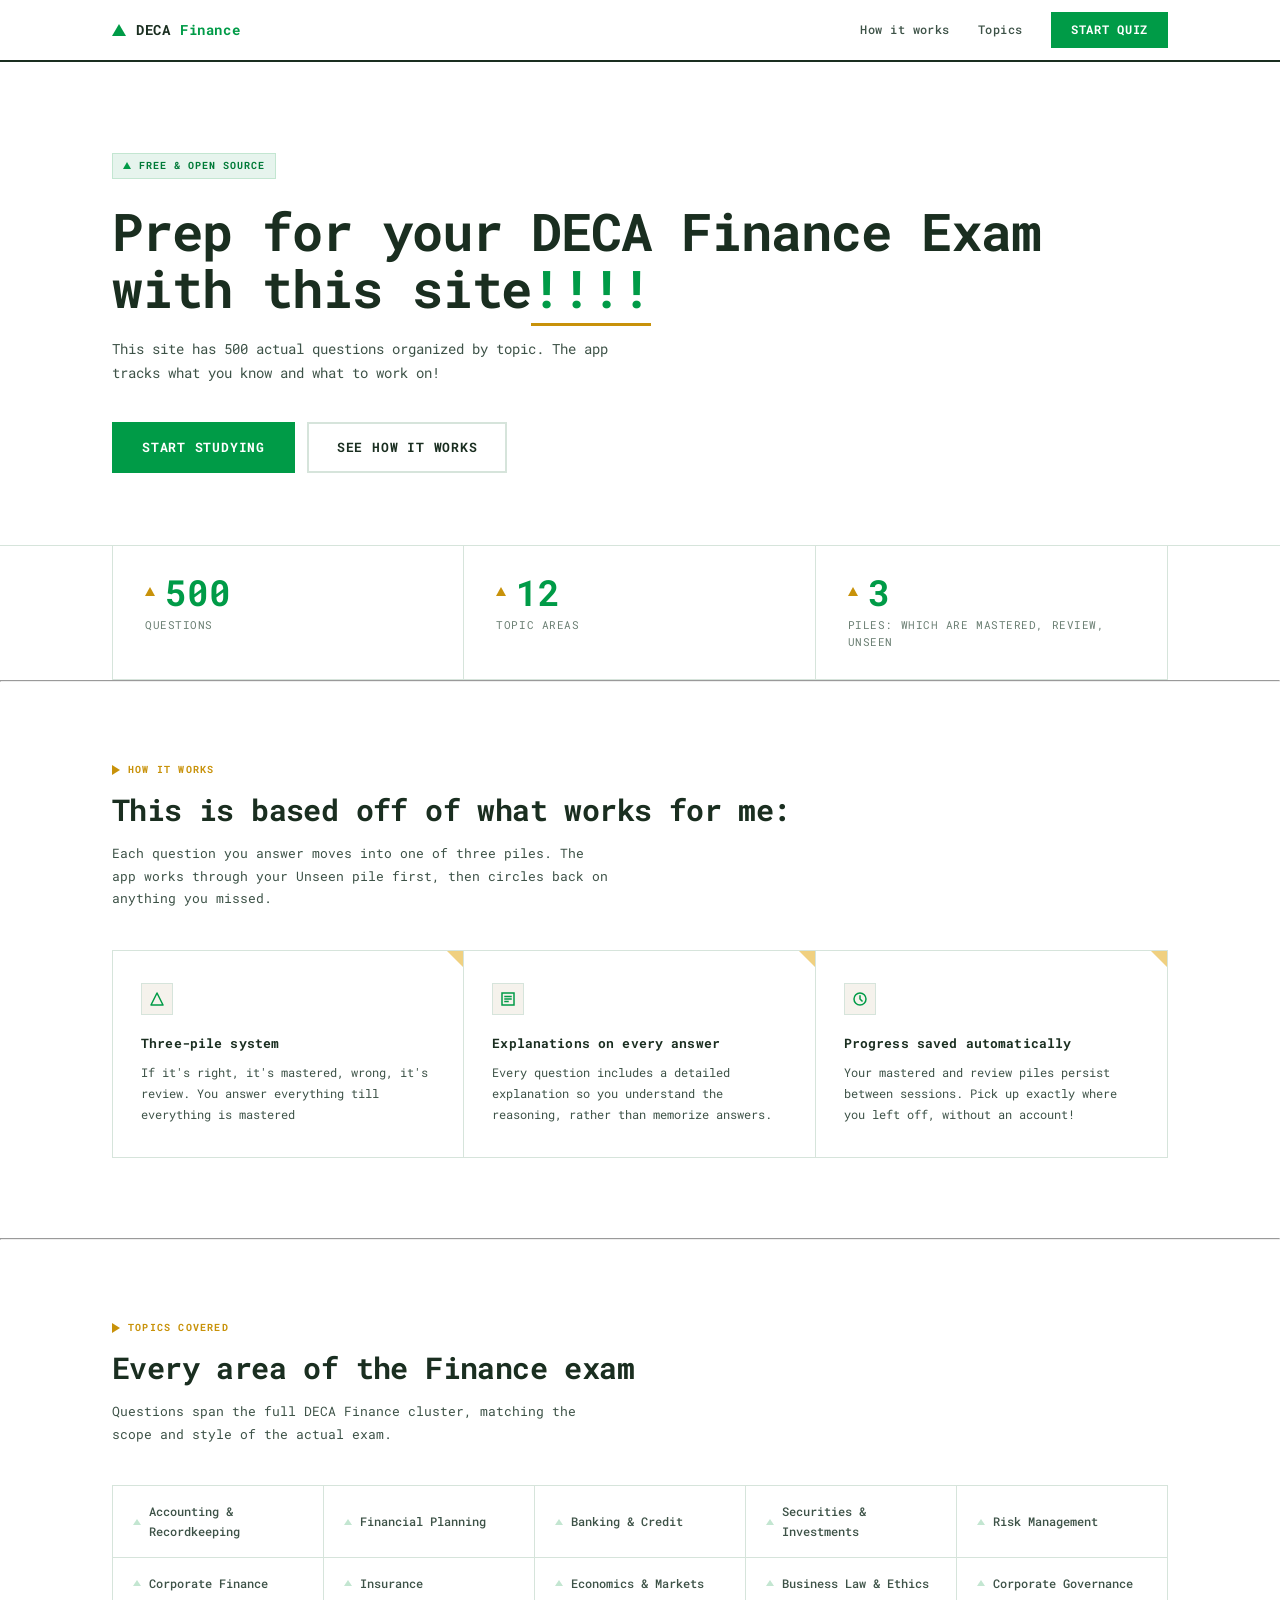
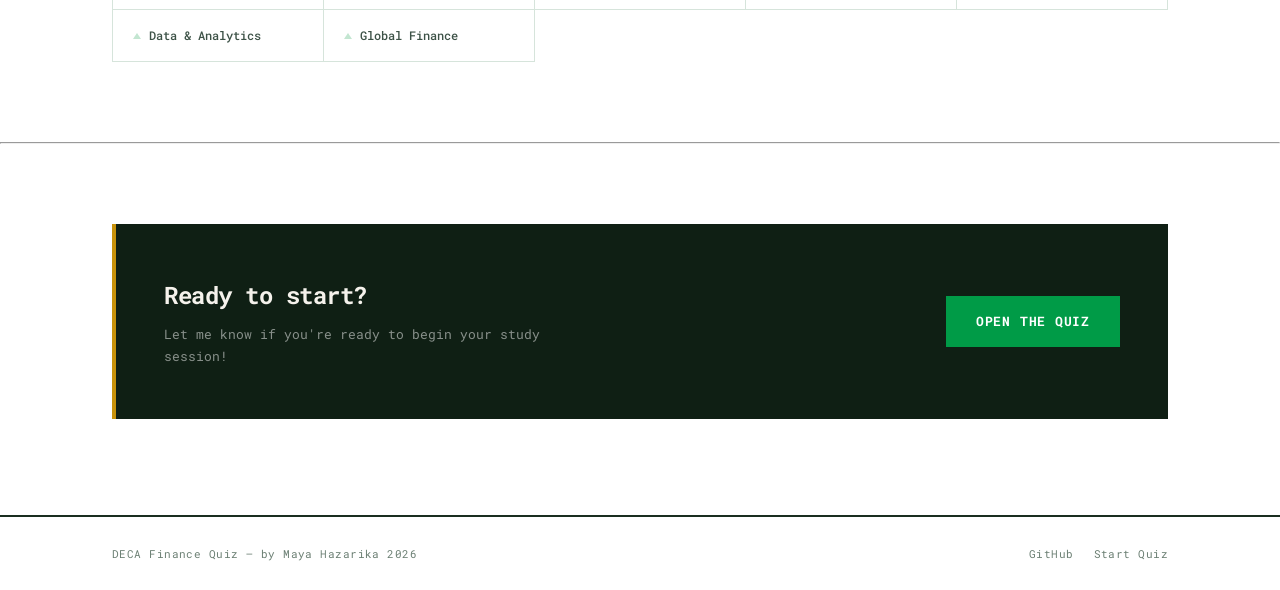
<file: index.html>
<!DOCTYPE html>
<html lang="en">
<head>
  <meta charset="UTF-8" />
  <meta name="viewport" content="width=device-width, initial-scale=1.0" />
  <title>DECA Finance Quiz</title>
  <meta name="description" content="Master DECA Finance with spaced-repetition flashcards. 500+ questions across every finance topic." />
  <link rel="icon" href="data:image/svg+xml,<svg xmlns='http://www.w3.org/2000/svg' viewBox='0 0 32 32'><rect width='32' height='32' fill='%23009b47'/><polygon points='16,6 28,26 4,26' fill='white'/></svg>" />
  <link rel="stylesheet" href="style.css" />
</head>
<body>

  <nav class="site-nav">
    <div class="container">
      <div class="site-nav__inner">
        <a href="index.html" class="site-nav__logo">
          <span class="site-nav__logo-tri"></span>
          DECA<span>Finance</span>
        </a>
        <div class="site-nav__links">
          <a href="#how-it-works" class="site-nav__link">How it works</a>
          <a href="#topics" class="site-nav__link">Topics</a>
          <a href="quiz.html" class="btn btn--primary" style="height:36px;padding:0 18px;">Start Quiz</a>
        </div>
      </div>
    </div>
  </nav>

  <main>

    <section class="hero">
      <div class="container">
        <div class="hero__eyebrow">
          <span class="badge--green">
            <span class="badge--green-tri"></span>
            Free &amp; Open Source
          </span>
        </div>
        <h1 class="hero__title">Prep for your DECA Finance Exam<br>with this site<em>!!!!</em></h1>
        <p class="hero__desc">This site has 500 actual questions organized by topic. The app tracks what you know and what to work on!</p>
        <div class="hero__actions">
          <a href="quiz.html" class="btn btn--primary btn--lg">Start studying</a>
          <a href="#how-it-works" class="btn btn--ghost btn--lg">See how it works</a>
        </div>
      </div>
    </section>

    <section style="padding:0;">
      <div class="container">
        <div class="stat-row">
          <div class="stat-card">
            <div class="stat-card__value">
              <span class="stat-card__tri"></span>500
            </div>
            <div class="stat-card__label">Questions</div>
          </div>
          <div class="stat-card">
            <div class="stat-card__value">
              <span class="stat-card__tri"></span>12
            </div>
            <div class="stat-card__label">Topic Areas</div>
          </div>
          <div class="stat-card">
            <div class="stat-card__value">
              <span class="stat-card__tri"></span>3
            </div>
            <div class="stat-card__label">Piles: which are Mastered, Review, Unseen</div>
          </div>
        </div>
      </div>
    </section>

    <hr class="divider" />

    <section class="section" id="how-it-works">
      <div class="container">
        <div class="section__label">
          <span class="section__label-tri"></span>How it works
        </div>
        <h2 class="section__title">This is based off of what works for me:</h2>
        <p class="section__desc">Each question you answer moves into one of three piles. The app works through your Unseen pile first, then circles back on anything you missed.</p>

        <div class="feature-grid">
          <div class="feature-card">
            <div class="feature-card__corner"></div>
            <div class="feature-card__icon">
              <svg width="16" height="16" viewBox="0 0 16 16" fill="none">
                <polygon points="8,2 14,14 2,14" fill="none" stroke="#009b47" stroke-width="1.5" stroke-linejoin="round"/>
              </svg>
            </div>
            <div class="feature-card__title">Three-pile system</div>
            <div class="feature-card__desc">If it's right, it's mastered, wrong, it's review. You answer everything till everything is mastered</div>
          </div>
          <div class="feature-card">
            <div class="feature-card__corner"></div>
            <div class="feature-card__icon">
              <svg width="16" height="16" viewBox="0 0 16 16" fill="none">
                <rect x="2" y="2" width="12" height="12" stroke="#009b47" stroke-width="1.5"/>
                <path d="M5 8H11M5 5.5H11M5 10.5H8" stroke="#009b47" stroke-width="1.5" stroke-linecap="square"/>
              </svg>
            </div>
            <div class="feature-card__title">Explanations on every answer</div>
            <div class="feature-card__desc">Every question includes a detailed explanation so you understand the reasoning, rather than memorize answers.</div>
          </div>
          <div class="feature-card">
            <div class="feature-card__corner"></div>
            <div class="feature-card__icon">
              <svg width="16" height="16" viewBox="0 0 16 16" fill="none">
                <circle cx="8" cy="8" r="6" stroke="#009b47" stroke-width="1.5"/>
                <path d="M8 5V8L10 10" stroke="#009b47" stroke-width="1.5" stroke-linecap="square"/>
              </svg>
            </div>
            <div class="feature-card__title">Progress saved automatically</div>
            <div class="feature-card__desc">Your mastered and review piles persist between sessions. Pick up exactly where you left off, without an account!</div>
          </div>
        </div>
      </div>
    </section>

    <hr class="divider" />

    <section class="section" id="topics">
      <div class="container">
        <div class="section__label">
          <span class="section__label-tri"></span>Topics covered
        </div>
        <h2 class="section__title">Every area of the Finance exam</h2>
        <p class="section__desc">Questions span the full DECA Finance cluster, matching the scope and style of the actual exam.</p>

        <div class="topic-grid">
          <div class="topic-chip"><span class="topic-chip-tri"></span>Accounting &amp; Recordkeeping</div>
          <div class="topic-chip"><span class="topic-chip-tri"></span>Financial Planning</div>
          <div class="topic-chip"><span class="topic-chip-tri"></span>Banking &amp; Credit</div>
          <div class="topic-chip"><span class="topic-chip-tri"></span>Securities &amp; Investments</div>
          <div class="topic-chip"><span class="topic-chip-tri"></span>Risk Management</div>
          <div class="topic-chip"><span class="topic-chip-tri"></span>Corporate Finance</div>
          <div class="topic-chip"><span class="topic-chip-tri"></span>Insurance</div>
          <div class="topic-chip"><span class="topic-chip-tri"></span>Economics &amp; Markets</div>
          <div class="topic-chip"><span class="topic-chip-tri"></span>Business Law &amp; Ethics</div>
          <div class="topic-chip"><span class="topic-chip-tri"></span>Corporate Governance</div>
          <div class="topic-chip"><span class="topic-chip-tri"></span>Data &amp; Analytics</div>
          <div class="topic-chip"><span class="topic-chip-tri"></span>Global Finance</div>
        </div>
      </div>
    </section>

    <hr class="divider" />

    <section class="section" style="padding-bottom:96px;">
      <div class="container">
        <div class="cta-block">
          <div>
            <h2>Ready to start?</h2>
            <p>Let me know if you're ready to begin your study session!</p>
          </div>
          <a href="quiz.html" class="btn btn--primary btn--lg">Open the quiz</a>
        </div>
      </div>
    </section>

  </main>

  <footer class="site-footer">
    <div class="container">
      <div class="site-footer__inner">
        <span class="site-footer__copy">DECA Finance Quiz &mdash; by Maya Hazarika 2026</span>
        <div class="site-footer__links">
          <a href="https://github.com/mayalh22/deca-finance-cluster" target="_blank" rel="noopener">GitHub</a>
          <a href="quiz.html">Start Quiz</a>
        </div>
      </div>
    </div>
  </footer>

</body>
</html>
</file>
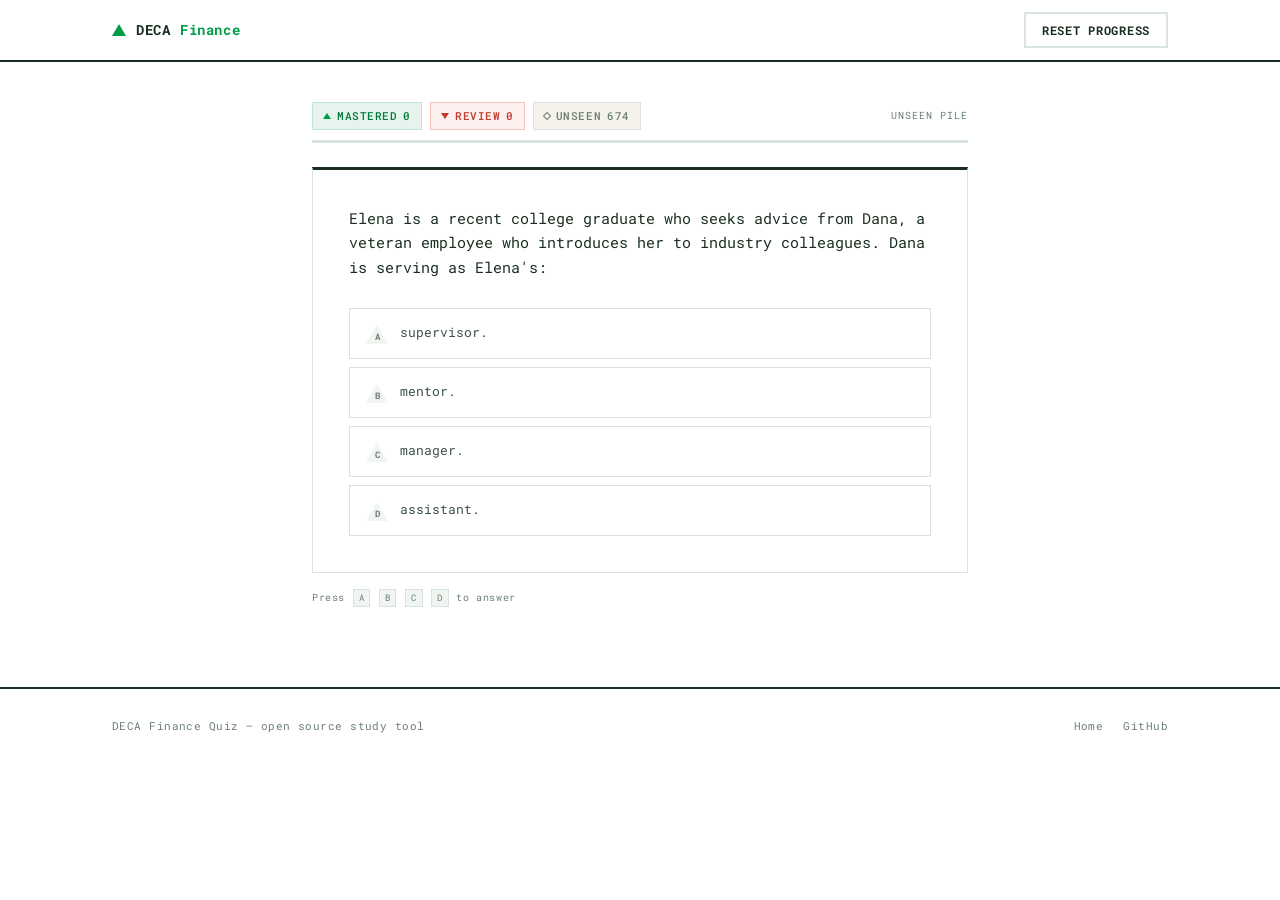
<file: quiz.html>
<!DOCTYPE html>
<html lang="en">
<head>
  <meta charset="UTF-8" />
  <meta name="viewport" content="width=device-width, initial-scale=1.0" />
  <title>Quiz &mdash; DECA Finance</title>
  <meta name="description" content="Answer DECA Finance questions with spaced repetition." />
  <link rel="icon" href="data:image/svg+xml,<svg xmlns='http://www.w3.org/2000/svg' viewBox='0 0 32 32'><rect width='32' height='32' fill='%23009b47'/><polygon points='16,6 28,26 4,26' fill='white'/></svg>" />
  <link rel="stylesheet" href="style.css" />
</head>
<body>

  <nav class="site-nav">
    <div class="container">
      <div class="site-nav__inner">
        <a href="index.html" class="site-nav__logo">
          <span class="site-nav__logo-tri"></span>
          DECA<span>Finance</span>
        </a>
        <div class="site-nav__links">
          <button id="reset-btn" class="btn btn--ghost" style="height:36px;padding:0 16px;font-size:12px;">Reset progress</button>
        </div>
      </div>
    </div>
  </nav>

  <main style="padding: 40px 0 80px;">
    <div class="container container--sm">

      <div id="quiz-screen">
        <div class="quiz-header">
          <div class="quiz-header__top">
            <div class="pile-row" id="pile-row">
              <span class="pile-chip pile-chip--mastered">
                <span class="pile-chip--mastered-tri"></span>Mastered <span id="count-x">0</span>
              </span>
              <span class="pile-chip pile-chip--review">
                <span class="pile-chip--review-tri"></span>Review <span id="count-y">0</span>
              </span>
              <span class="pile-chip pile-chip--unseen">
                <span class="pile-chip--unseen-tri"></span>Unseen <span id="count-u">0</span>
              </span>
            </div>
            <span class="quiz-meta" id="quiz-meta"></span>
          </div>
          <div class="progress-track">
            <div class="progress-fill" id="progress-fill" style="width:0%"></div>
          </div>
        </div>

        <div class="question-card">
          <p class="question-text" id="question-text"></p>
          <div class="options-list" id="options-list"></div>
          <div id="explanation-box" style="display:none;"></div>
        </div>

        <div class="next-row">
          <div class="kbd-hint" id="kbd-hint">Press <kbd class="kbd">A</kbd> <kbd class="kbd">B</kbd> <kbd class="kbd">C</kbd> <kbd class="kbd">D</kbd> to answer</div>
          <button id="next-btn" class="btn btn--primary" style="display:none;">Next question &rarr;</button>
        </div>
      </div>

      <div id="round-complete" style="display:none;">
        <div class="round-complete">
          <div class="round-complete__icon"></div>
          <h2 class="round-complete__title" id="round-title"></h2>
          <p class="round-complete__sub" id="round-sub"></p>
          <button id="continue-btn" class="btn btn--primary btn--lg"></button>
        </div>
      </div>

    </div>
  </main>

  <footer class="site-footer">
    <div class="container">
      <div class="site-footer__inner">
        <span class="site-footer__copy">DECA Finance Quiz &mdash; open source study tool</span>
        <div class="site-footer__links">
          <a href="index.html">Home</a>
          <a href="https://github.com" target="_blank" rel="noopener">GitHub</a>
        </div>
      </div>
    </div>
  </footer>

  <script src="questions.js"></script>
  <script src="quiz.js"></script>
</body>
</html>
</file>
<file: style.css>
@import url('https://fonts.googleapis.com/css2?family=Roboto+Mono:wght@400;500;700&display=swap');

:root {
  --green: #009b47;
  --green-dark: #007a38;
  --green-light: #e6f4ed;
  --green-mid: #c3e6d1;
  --mustard: #c8920a;
  --mustard-light: #fdf3dc;
  --mustard-mid: #f0d080;
  --navy: #0f1f14;
  --ink: #1a2e20;
  --ink-2: #3d5247;
  --ink-3: #6b7f73;
  --border: #d6e4db;
  --bg: #ffffff;
  --bg-2: #f7faf8;
  --bg-3: #f0f5f2;
  --offwhite: #f5f2ec;
  --red: #c0392b;
  --red-light: #fdf0ef;
  --font: 'Roboto Mono', monospace;
  --max: 1120px;
  --container-sm: 720px;
}

*, *::before, *::after {
  box-sizing: border-box;
  margin: 0;
  padding: 0;
}

html {
  font-size: 16px;
  -webkit-font-smoothing: antialiased;
  scroll-behavior: smooth;
}

body {
  font-family: var(--font);
  background: var(--bg);
  color: var(--ink);
  line-height: 1.6;
}

a {
  color: var(--green);
  text-decoration: none;
}

a:hover {
  color: var(--green-dark);
}

.container {
  width: 100%;
  max-width: var(--max);
  margin: 0 auto;
  padding: 0 32px;
}

.container--sm {
  max-width: var(--container-sm);
}

.site-nav {
  border-bottom: 2px solid var(--ink);
  background: var(--bg);
  position: sticky;
  top: 0;
  z-index: 100;
}

.site-nav__inner {
  display: flex;
  align-items: center;
  justify-content: space-between;
  height: 60px;
}

.site-nav__logo {
  font-family: var(--font);
  font-weight: 700;
  font-size: 14px;
  letter-spacing: 0.04em;
  color: var(--ink);
  text-decoration: none;
  display: flex;
  align-items: center;
  gap: 10px;
}

.site-nav__logo-tri {
  width: 0;
  height: 0;
  border-left: 7px solid transparent;
  border-right: 7px solid transparent;
  border-bottom: 12px solid var(--green);
  flex-shrink: 0;
}

.site-nav__logo span {
  color: var(--green);
}

.site-nav__links {
  display: flex;
  align-items: center;
  gap: 28px;
}

.site-nav__link {
  font-size: 12px;
  font-weight: 500;
  color: var(--ink-2);
  letter-spacing: 0.04em;
  transition: color 0.1s;
}

.site-nav__link:hover {
  color: var(--green);
}

.btn {
  display: inline-flex;
  align-items: center;
  justify-content: center;
  gap: 8px;
  font-family: var(--font);
  font-size: 12px;
  font-weight: 700;
  letter-spacing: 0.06em;
  text-transform: uppercase;
  padding: 10px 20px;
  border: 2px solid transparent;
  cursor: pointer;
  transition: background 0.1s, color 0.1s, border-color 0.1s;
  text-decoration: none;
  white-space: nowrap;
}

.btn--primary {
  background: var(--green);
  color: #fff;
  border-color: var(--green);
}

.btn--primary:hover {
  background: var(--green-dark);
  border-color: var(--green-dark);
  color: #fff;
}

.btn--ghost {
  background: transparent;
  color: var(--ink);
  border-color: var(--border);
}

.btn--ghost:hover {
  border-color: var(--ink);
  color: var(--ink);
}

.btn--lg {
  font-size: 13px;
  padding: 13px 28px;
}

.badge--green {
  display: inline-flex;
  align-items: center;
  gap: 8px;
  font-size: 10px;
  font-weight: 700;
  letter-spacing: 0.1em;
  text-transform: uppercase;
  padding: 4px 10px;
  background: var(--green-light);
  color: var(--green-dark);
  border: 1px solid var(--green-mid);
}

.badge--green-tri {
  width: 0;
  height: 0;
  border-left: 4px solid transparent;
  border-right: 4px solid transparent;
  border-bottom: 7px solid var(--green);
  display: inline-block;
}

.hero {
  padding: 88px 0 72px;
  border-bottom: 1px solid var(--border);
}

.hero__eyebrow {
  margin-bottom: 24px;
}

.hero__title {
  font-size: clamp(32px, 5vw, 52px);
  font-weight: 700;
  line-height: 1.1;
  letter-spacing: -0.02em;
  color: var(--ink);
  margin-bottom: 20px;
}

.hero__title em {
  font-style: normal;
  color: var(--green);
  border-bottom: 3px solid var(--mustard);
  padding-bottom: 1px;
}

.hero__desc {
  font-size: 14px;
  color: var(--ink-2);
  max-width: 500px;
  line-height: 1.75;
  margin-bottom: 36px;
}

.hero__actions {
  display: flex;
  gap: 12px;
  flex-wrap: wrap;
}

.stat-row {
  display: grid;
  grid-template-columns: repeat(3, 1fr);
  border: 1px solid var(--border);
  border-top: none;
}

.stat-card {
  padding: 28px 32px;
  border-right: 1px solid var(--border);
  display: flex;
  flex-direction: column;
  gap: 6px;
}

.stat-card:last-child {
  border-right: none;
}

.stat-card__value {
  font-size: 36px;
  font-weight: 700;
  color: var(--green);
  line-height: 1;
  display: flex;
  align-items: center;
  gap: 10px;
}

.stat-card__tri {
  width: 0;
  height: 0;
  border-left: 5px solid transparent;
  border-right: 5px solid transparent;
  border-bottom: 9px solid var(--mustard);
  flex-shrink: 0;
}

.stat-card__label {
  font-size: 11px;
  color: var(--ink-3);
  letter-spacing: 0.05em;
  text-transform: uppercase;
}

.section {
  padding: 80px 0;
}

.divider {
  height: 1px;
  background: var(--border);
}

.section__label {
  font-size: 10px;
  font-weight: 700;
  letter-spacing: 0.12em;
  text-transform: uppercase;
  color: var(--mustard);
  margin-bottom: 14px;
  display: flex;
  align-items: center;
  gap: 8px;
}

.section__label-tri {
  width: 0;
  height: 0;
  border-top: 5px solid transparent;
  border-bottom: 5px solid transparent;
  border-left: 8px solid var(--mustard);
  display: inline-block;
}

.section__title {
  font-size: clamp(22px, 3vw, 30px);
  font-weight: 700;
  color: var(--ink);
  line-height: 1.2;
  letter-spacing: -0.02em;
  margin-bottom: 14px;
}

.section__desc {
  font-size: 13px;
  color: var(--ink-2);
  max-width: 500px;
  line-height: 1.75;
  margin-bottom: 40px;
}

.feature-grid {
  display: grid;
  grid-template-columns: repeat(3, 1fr);
  border: 1px solid var(--border);
}

.feature-card {
  padding: 32px 28px;
  border-right: 1px solid var(--border);
  position: relative;
}

.feature-card:last-child {
  border-right: none;
}

.feature-card__corner {
  position: absolute;
  top: 0;
  right: 0;
  width: 0;
  height: 0;
  border-top: 16px solid var(--mustard-mid);
  border-left: 16px solid transparent;
}

.feature-card__icon {
  width: 32px;
  height: 32px;
  background: var(--offwhite);
  border: 1px solid var(--border);
  display: flex;
  align-items: center;
  justify-content: center;
  margin-bottom: 18px;
}

.feature-card__title {
  font-size: 13px;
  font-weight: 700;
  color: var(--ink);
  margin-bottom: 8px;
  letter-spacing: 0.01em;
}

.feature-card__desc {
  font-size: 12px;
  color: var(--ink-2);
  line-height: 1.75;
}

.topic-grid {
  display: grid;
  grid-template-columns: repeat(auto-fill, minmax(190px, 1fr));
  border-top: 1px solid var(--border);
  border-left: 1px solid var(--border);
}

.topic-chip {
  padding: 16px 20px;
  font-size: 12px;
  font-weight: 500;
  color: var(--ink-2);
  border-right: 1px solid var(--border);
  border-bottom: 1px solid var(--border);
  display: flex;
  align-items: center;
  gap: 8px;
  transition: background 0.1s, color 0.1s;
}

.topic-chip-tri {
  width: 0;
  height: 0;
  border-left: 4px solid transparent;
  border-right: 4px solid transparent;
  border-bottom: 6px solid var(--green-mid);
  flex-shrink: 0;
  display: inline-block;
  transition: border-bottom-color 0.1s;
}

.topic-chip:hover {
  background: var(--bg-2);
  color: var(--green);
}

.topic-chip:hover .topic-chip-tri {
  border-bottom-color: var(--green);
}

.cta-block {
  background: var(--navy);
  padding: 52px 48px;
  display: flex;
  align-items: center;
  justify-content: space-between;
  gap: 32px;
  flex-wrap: wrap;
  border-left: 4px solid var(--mustard);
}

.cta-block h2 {
  font-size: 24px;
  font-weight: 700;
  letter-spacing: -0.02em;
  color: var(--offwhite);
  margin-bottom: 8px;
}

.cta-block p {
  font-size: 13px;
  color: rgba(255,255,255,0.5);
  max-width: 380px;
  line-height: 1.7;
}

.site-footer {
  border-top: 2px solid var(--ink);
  padding: 28px 0;
  background: var(--bg);
}

.site-footer__inner {
  display: flex;
  align-items: center;
  justify-content: space-between;
  flex-wrap: wrap;
  gap: 16px;
}

.site-footer__copy {
  font-size: 11px;
  color: var(--ink-3);
  letter-spacing: 0.04em;
}

.site-footer__links {
  display: flex;
  gap: 20px;
}

.site-footer__links a {
  font-size: 11px;
  color: var(--ink-3);
  letter-spacing: 0.04em;
  transition: color 0.1s;
}

.site-footer__links a:hover {
  color: var(--green);
}

.quiz-header {
  margin-bottom: 24px;
}

.quiz-header__top {
  display: flex;
  align-items: center;
  justify-content: space-between;
  margin-bottom: 10px;
  flex-wrap: wrap;
  gap: 8px;
}

.pile-row {
  display: flex;
  gap: 8px;
  flex-wrap: wrap;
}

.pile-chip {
  font-size: 11px;
  font-weight: 500;
  letter-spacing: 0.05em;
  padding: 4px 10px;
  border: 1px solid;
  display: flex;
  align-items: center;
  gap: 6px;
  text-transform: uppercase;
}

.pile-chip--mastered {
  background: var(--green-light);
  border-color: var(--green-mid);
  color: var(--green-dark);
}

.pile-chip--mastered-tri {
  width: 0;
  height: 0;
  border-left: 4px solid transparent;
  border-right: 4px solid transparent;
  border-bottom: 6px solid var(--green);
  display: inline-block;
}

.pile-chip--review {
  background: var(--red-light);
  border-color: #f5c0bc;
  color: var(--red);
}

.pile-chip--review-tri {
  width: 0;
  height: 0;
  border-left: 4px solid transparent;
  border-right: 4px solid transparent;
  border-top: 6px solid var(--red);
  display: inline-block;
}

.pile-chip--unseen {
  background: var(--offwhite);
  border-color: var(--border);
  color: var(--ink-3);
}

.pile-chip--unseen-tri {
  width: 6px;
  height: 6px;
  border: 1px solid var(--ink-3);
  transform: rotate(45deg);
  display: inline-block;
  flex-shrink: 0;
}

.quiz-meta {
  font-size: 10px;
  letter-spacing: 0.1em;
  text-transform: uppercase;
  color: var(--ink-3);
}

.progress-track {
  height: 3px;
  background: var(--border);
  overflow: hidden;
}

.progress-fill {
  height: 100%;
  background: var(--green);
  transition: width 0.3s;
}

.question-card {
  background: var(--bg);
  border: 1px solid var(--border);
  border-top: 3px solid var(--ink);
  padding: 36px;
}

.question-text {
  font-size: 15px;
  font-weight: 400;
  color: var(--ink);
  line-height: 1.65;
  margin-bottom: 28px;
}

.options-list {
  display: flex;
  flex-direction: column;
  gap: 8px;
}

.option-btn {
  display: flex;
  align-items: flex-start;
  gap: 12px;
  width: 100%;
  padding: 14px 16px;
  background: var(--bg);
  border: 1px solid var(--border);
  cursor: pointer;
  text-align: left;
  font-family: var(--font);
  font-size: 13px;
  color: var(--ink-2);
  transition: border-color 0.1s, background 0.1s, color 0.1s;
  line-height: 1.5;
}

.option-btn:hover:not(:disabled) {
  border-color: var(--green);
  background: var(--green-light);
  color: var(--ink);
}

.option-btn:disabled {
  cursor: default;
}

.option-btn__key {
  flex-shrink: 0;
  width: 0;
  height: 0;
  border-left: 11px solid transparent;
  border-right: 11px solid transparent;
  border-bottom: 19px solid var(--bg-3);
  font-size: 0;
  color: transparent;
  position: relative;
  margin-top: 2px;
}

.option-btn__key-label {
  position: absolute;
  top: 5px;
  left: -5px;
  font-size: 9px;
  font-weight: 700;
  color: var(--ink-3);
  font-family: var(--font);
  width: 10px;
  text-align: center;
}

.option-btn--correct .option-btn__key {
  border-bottom-color: var(--green) !important;
}

.option-btn--correct .option-btn__key-label {
  color: #fff !important;
}

.option-btn--wrong .option-btn__key {
  border-bottom-color: var(--red) !important;
}

.option-btn--wrong .option-btn__key-label {
  color: #fff !important;
}

.option-btn--correct {
  background: var(--green-light) !important;
  border-color: var(--green) !important;
  color: var(--ink) !important;
}

.option-btn--wrong {
  background: var(--red-light) !important;
  border-color: var(--red) !important;
  color: var(--ink) !important;
}

.explanation-box {
  margin-top: 20px;
  padding: 18px 20px;
  font-size: 13px;
  line-height: 1.75;
  border-left: 3px solid;
}

.explanation-box--correct {
  background: var(--green-light);
  border-color: var(--green);
  color: var(--ink);
}

.explanation-box--wrong {
  background: var(--red-light);
  border-color: var(--red);
  color: var(--ink);
}

.next-row {
  margin-top: 16px;
  display: flex;
  justify-content: space-between;
  align-items: center;
}

.kbd-hint {
  font-size: 10px;
  color: var(--ink-3);
  letter-spacing: 0.06em;
}

.kbd {
  display: inline-block;
  background: var(--bg-3);
  border: 1px solid var(--border);
  padding: 1px 5px;
  font-size: 9px;
  font-family: var(--font);
  margin: 0 1px;
}

.round-complete {
  text-align: center;
  padding: 72px 40px;
  border: 1px solid var(--border);
  border-top: 3px solid var(--ink);
  background: var(--bg);
}

.round-complete__icon {
  width: 0;
  height: 0;
  border-left: 24px solid transparent;
  border-right: 24px solid transparent;
  border-bottom: 42px solid var(--green);
  margin: 0 auto 28px;
}

.round-complete__title {
  font-size: 24px;
  font-weight: 700;
  color: var(--ink);
  letter-spacing: -0.02em;
  margin-bottom: 10px;
}

.round-complete__sub {
  font-size: 13px;
  color: var(--ink-2);
  margin-bottom: 32px;
  line-height: 1.7;
  max-width: 380px;
  margin-left: auto;
  margin-right: auto;
}

@media (max-width: 768px) {
  .container {
    padding: 0 20px;
  }

  .stat-row {
    grid-template-columns: 1fr 1fr;
  }

  .stat-row .stat-card:last-child {
    grid-column: 1 / -1;
  }

  .feature-grid {
    grid-template-columns: 1fr;
  }

  .feature-card {
    border-right: none;
    border-bottom: 1px solid var(--border);
  }

  .feature-card:last-child {
    border-bottom: none;
  }

  .section {
    padding: 56px 0;
  }

  .question-card {
    padding: 24px 20px;
  }

  .site-nav__link {
    display: none;
  }

  .cta-block {
    padding: 36px 28px;
  }
}
</file>
